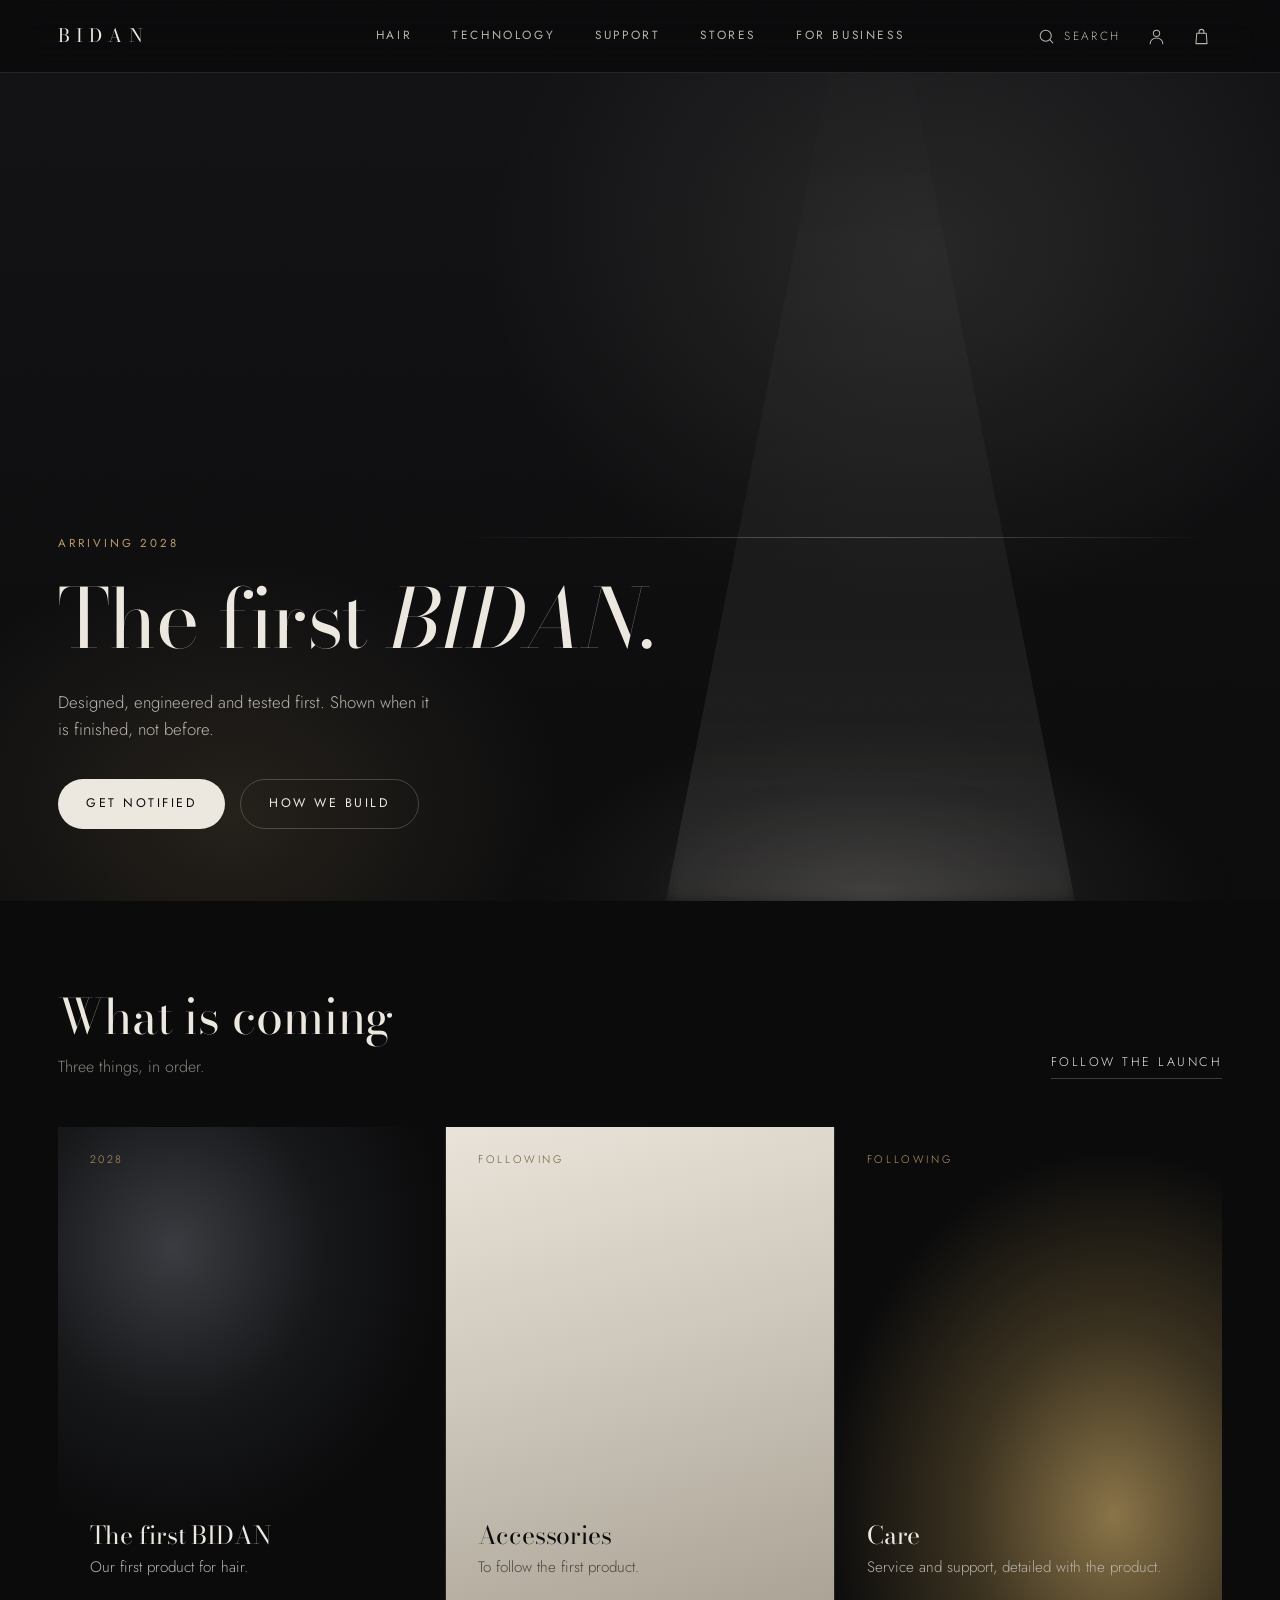
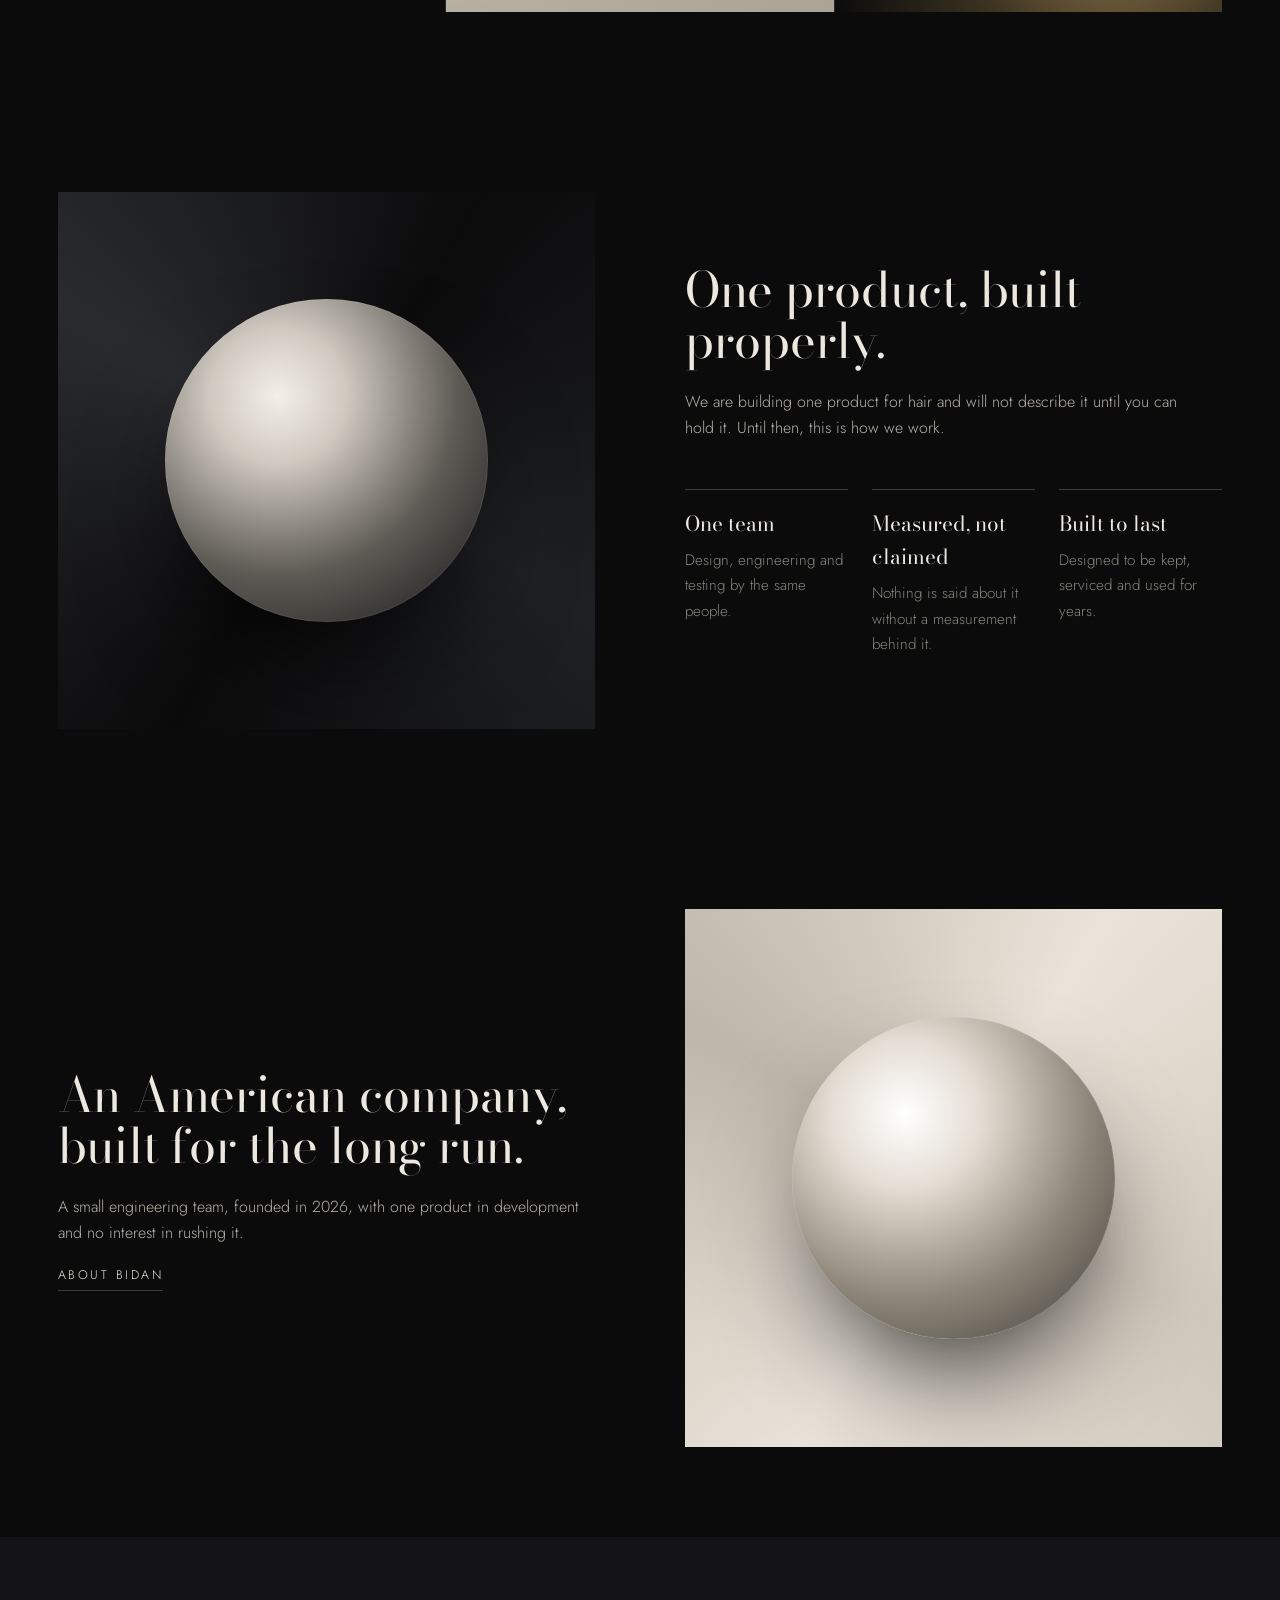
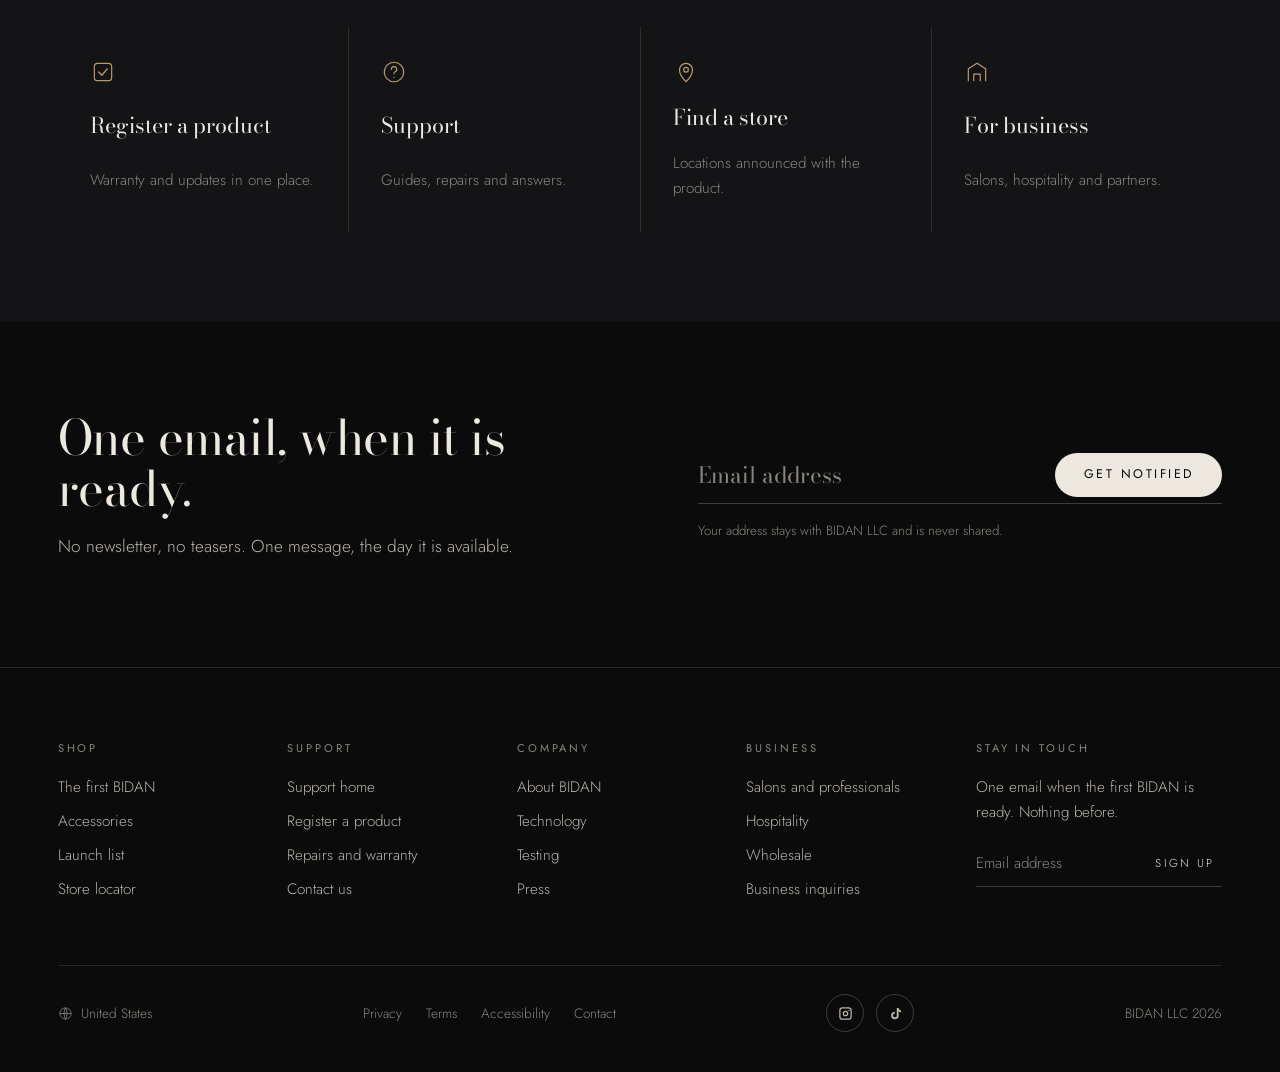
<file: index.html>
<!doctype html><html lang="en"><head><title>BIDAN</title><meta name="description" content="BIDAN is an American hair care hardware company. The first BIDAN arrives in 2028."><meta charset="utf-8"><meta name="viewport" content="width=device-width, initial-scale=1"><link rel="icon" href="data:image/svg+xml,%3Csvg xmlns=%27http://www.w3.org/2000/svg%27 viewBox=%270 0 64 64%27%3E%3Crect width=%2764%27 height=%2764%27 fill=%27%23000%27/%3E%3Ctext x=%2732%27 y=%2743%27 text-anchor=%27middle%27 font-family=%27Helvetica,Arial,sans-serif%27 font-weight=%27700%27 font-size=%2732%27 fill=%27%23fff%27%3EB%3C/text%3E%3C/svg%3E"><link rel="preconnect" href="https://fonts.googleapis.com"><link rel="preconnect" href="https://fonts.gstatic.com" crossorigin><link href="https://fonts.googleapis.com/css2?family=Bodoni+Moda:ital,opsz,wght@0,6..96,400;1,6..96,400&family=Jost:wght@300;400&display=swap" rel="stylesheet"><link rel="stylesheet" href="site.css"></head><body>
<main>
<section class="hero on-dark"><div class="light" aria-hidden="true"></div><div class="sweep" aria-hidden="true"></div><div class="beam" aria-hidden="true"></div><div class="stage" aria-hidden="true"></div>
  <div class="wrap"><span class="caps">Arriving 2028</span><h1>The first <em>BIDAN.</em></h1><p>Designed, engineered and tested first. Shown when it is finished, not before.</p>
  <div class="acts"><a class="btn btn-light" href="#notify">Get notified</a><a class="btn btn-ghost" href="#technology">How we build</a></div></div>
</section>

<section class="sec" id="first"><div class="wrap">
  <div class="sec-head"><div><h2>What is coming</h2><p>Three things, in order.</p></div><a class="link" href="#notify">Follow the launch</a></div>
  <div class="tiles">
    <a class="tile t1" href="#notify"><span class="pill">2028</span><h3>The first BIDAN</h3><span>Our first product for hair.</span></a>
    <a class="tile t2" href="#notify"><span class="pill">Following</span><h3>Accessories</h3><span>To follow the first product.</span></a>
    <a class="tile t3" href="#notify"><span class="pill">Following</span><h3>Care</h3><span>Service and support, detailed with the product.</span></a>
  </div>
</div></section>

<section class="sec dark" id="technology"><div class="wrap">
  <div class="story"><div class="vis" aria-hidden="true"></div><div>
    <h2>One product, built properly.</h2>
    <p>We are building one product for hair and will not describe it until you can hold it. Until then, this is how we work.</p>
    <div class="facts">
      <div class="fact"><strong>One team</strong><span>Design, engineering and testing by the same people.</span></div>
      <div class="fact"><strong>Measured, not claimed</strong><span>Nothing is said about it without a measurement behind it.</span></div>
      <div class="fact"><strong>Built to last</strong><span>Designed to be kept, serviced and used for years.</span></div>
    </div>
  </div></div>
</div></section>

<section class="sec"><div class="wrap">
  <div class="story flip"><div class="vis ivory" aria-hidden="true"></div><div>
    <h2>An American company, built for the long run.</h2>
    <p>A small engineering team, founded in 2026, with one product in development and no interest in rushing it.</p>
    <a class="link" href="about.html">About BIDAN</a>
  </div></div>
</div></section>

<section class="sec grey" aria-label="Owner services"><div class="wrap"><div class="svc">
<a href="support.html#register"><svg viewBox="0 0 24 24"><rect x="4" y="4" width="16" height="16" rx="3"/><path d="m8 12 3 3 5-6"/></svg><strong>Register a product</strong><span>Warranty and updates in one place.</span></a>
<a href="support.html"><svg viewBox="0 0 24 24"><circle cx="12" cy="12" r="9"/><path d="M9.5 9.5a2.5 2.5 0 1 1 3.5 2.3c-.7.3-1 .8-1 1.7M12 17h.01"/></svg><strong>Support</strong><span>Guides, repairs and answers.</span></a>
<a href="stores.html"><svg viewBox="0 0 24 24"><path d="M12 21s-6-5.5-6-11a6 6 0 0 1 12 0c0 5.5-6 11-6 11Z"/><circle cx="12" cy="10" r="2.2"/></svg><strong>Find a store</strong><span>Locations announced with the product.</span></a>
<a href="business.html"><svg viewBox="0 0 24 24"><path d="M4 20V9l8-5 8 5v11"/><path d="M9 20v-6h6v6"/></svg><strong>For business</strong><span>Salons, hospitality and partners.</span></a>
</div></div></section>

<section class="sec" id="notify"><div class="wrap"><div class="notify">
  <div><h2>One email, when it is ready.</h2><p class="lead">No newsletter, no teasers. One message, the day it is available.</p></div>
  <div><form data-mailto="BIDAN launch list"><input type="email" name="email" required placeholder="Email address" aria-label="Email address"><button class="btn btn-primary" type="submit">Get notified</button></form><small>Your address stays with BIDAN LLC and is never shared.</small></div>
</div></div></section>
</main>
<script src="site.js"></script></body></html>
</file>
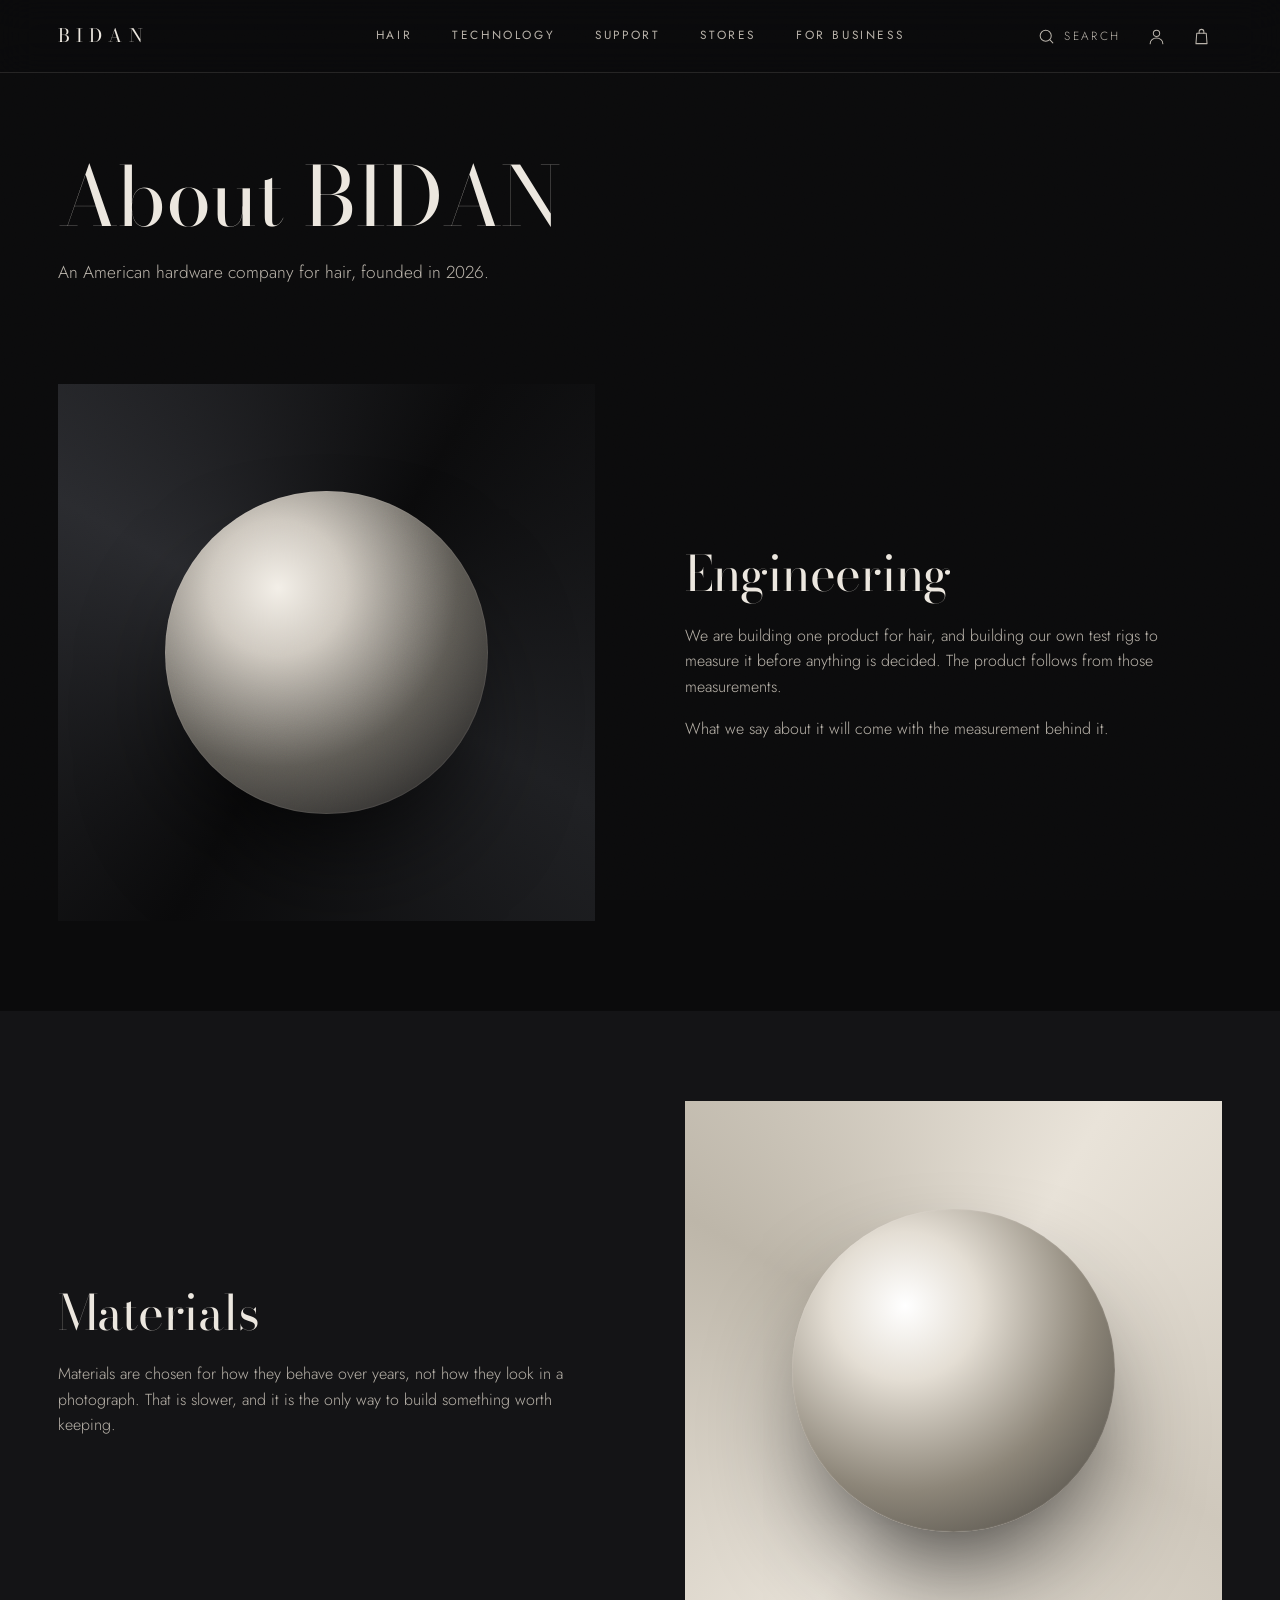
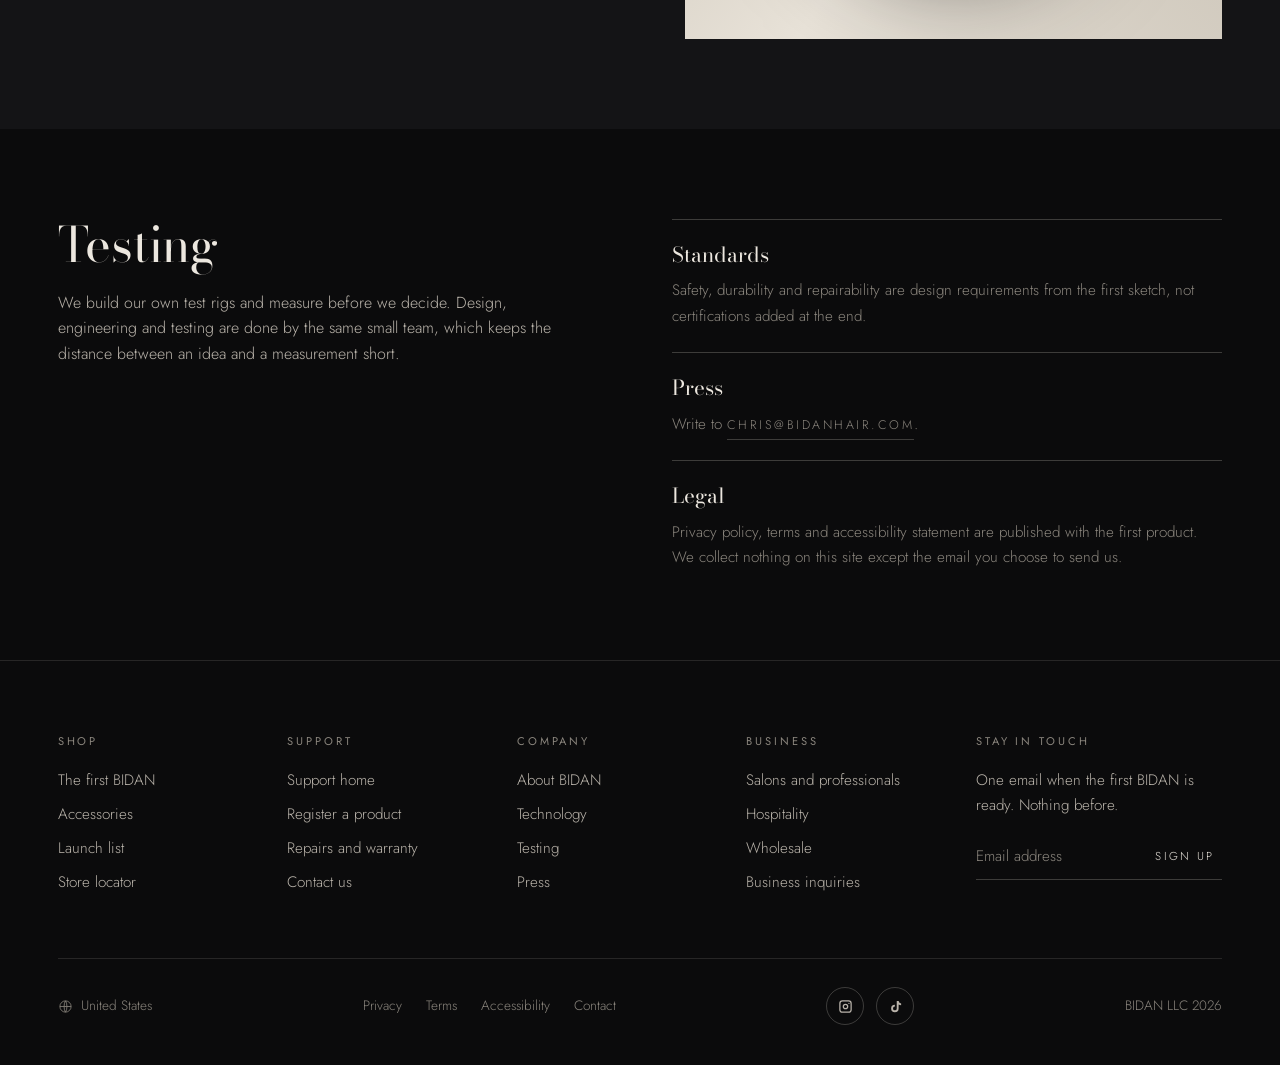
<file: about.html>
<!doctype html><html lang="en"><head><title>About – BIDAN</title><meta name="description" content="BIDAN LLC is an American hair care hardware company, founded in 2026."><meta charset="utf-8"><meta name="viewport" content="width=device-width, initial-scale=1"><link rel="icon" href="data:image/svg+xml,%3Csvg xmlns=%27http://www.w3.org/2000/svg%27 viewBox=%270 0 64 64%27%3E%3Crect width=%2764%27 height=%2764%27 fill=%27%23000%27/%3E%3Ctext x=%2732%27 y=%2743%27 text-anchor=%27middle%27 font-family=%27Helvetica,Arial,sans-serif%27 font-weight=%27700%27 font-size=%2732%27 fill=%27%23fff%27%3EB%3C/text%3E%3C/svg%3E"><link rel="preconnect" href="https://fonts.googleapis.com"><link rel="preconnect" href="https://fonts.gstatic.com" crossorigin><link href="https://fonts.googleapis.com/css2?family=Bodoni+Moda:ital,opsz,wght@0,6..96,400;1,6..96,400&family=Jost:wght@300;400&display=swap" rel="stylesheet"><link rel="stylesheet" href="site.css"></head><body>
<main>
<section class="ph"><div class="wrap"><h1>About BIDAN</h1><p class="lead">An American hardware company for hair, founded in 2026.</p></div></section>
<section class="sec tight" id="engineering"><div class="wrap"><div class="story"><div class="vis" aria-hidden="true"></div><div><h2>Engineering</h2><p>We are building one product for hair, and building our own test rigs to measure it before anything is decided. The product follows from those measurements.</p><p>What we say about it will come with the measurement behind it.</p></div></div></div></section>
<section class="sec grey" id="materials"><div class="wrap"><div class="story flip"><div class="vis ivory" aria-hidden="true"></div><div><h2>Materials</h2><p>Materials are chosen for how they behave over years, not how they look in a photograph. That is slower, and it is the only way to build something worth keeping.</p></div></div></div></section>
<section class="sec" id="testing"><div class="wrap"><div class="grid2"><div><h2>Testing</h2><p>We build our own test rigs and measure before we decide. Design, engineering and testing are done by the same small team, which keeps the distance between an idea and a measurement short.</p></div>
<div class="facts" style="grid-template-columns:1fr;margin-top:0"><div class="fact" id="standards"><strong>Standards</strong><span>Safety, durability and repairability are design requirements from the first sketch, not certifications added at the end.</span></div><div class="fact" id="press"><strong>Press</strong><span>Write to <a class="link" href="mailto:chris@bidanhair.com">chris@bidanhair.com</a>.</span></div><div class="fact" id="legal"><strong>Legal</strong><span>Privacy policy, terms and accessibility statement are published with the first product. We collect nothing on this site except the email you choose to send us.</span></div></div></div></div></section>
</main><script src="site.js"></script></body></html>
</file>
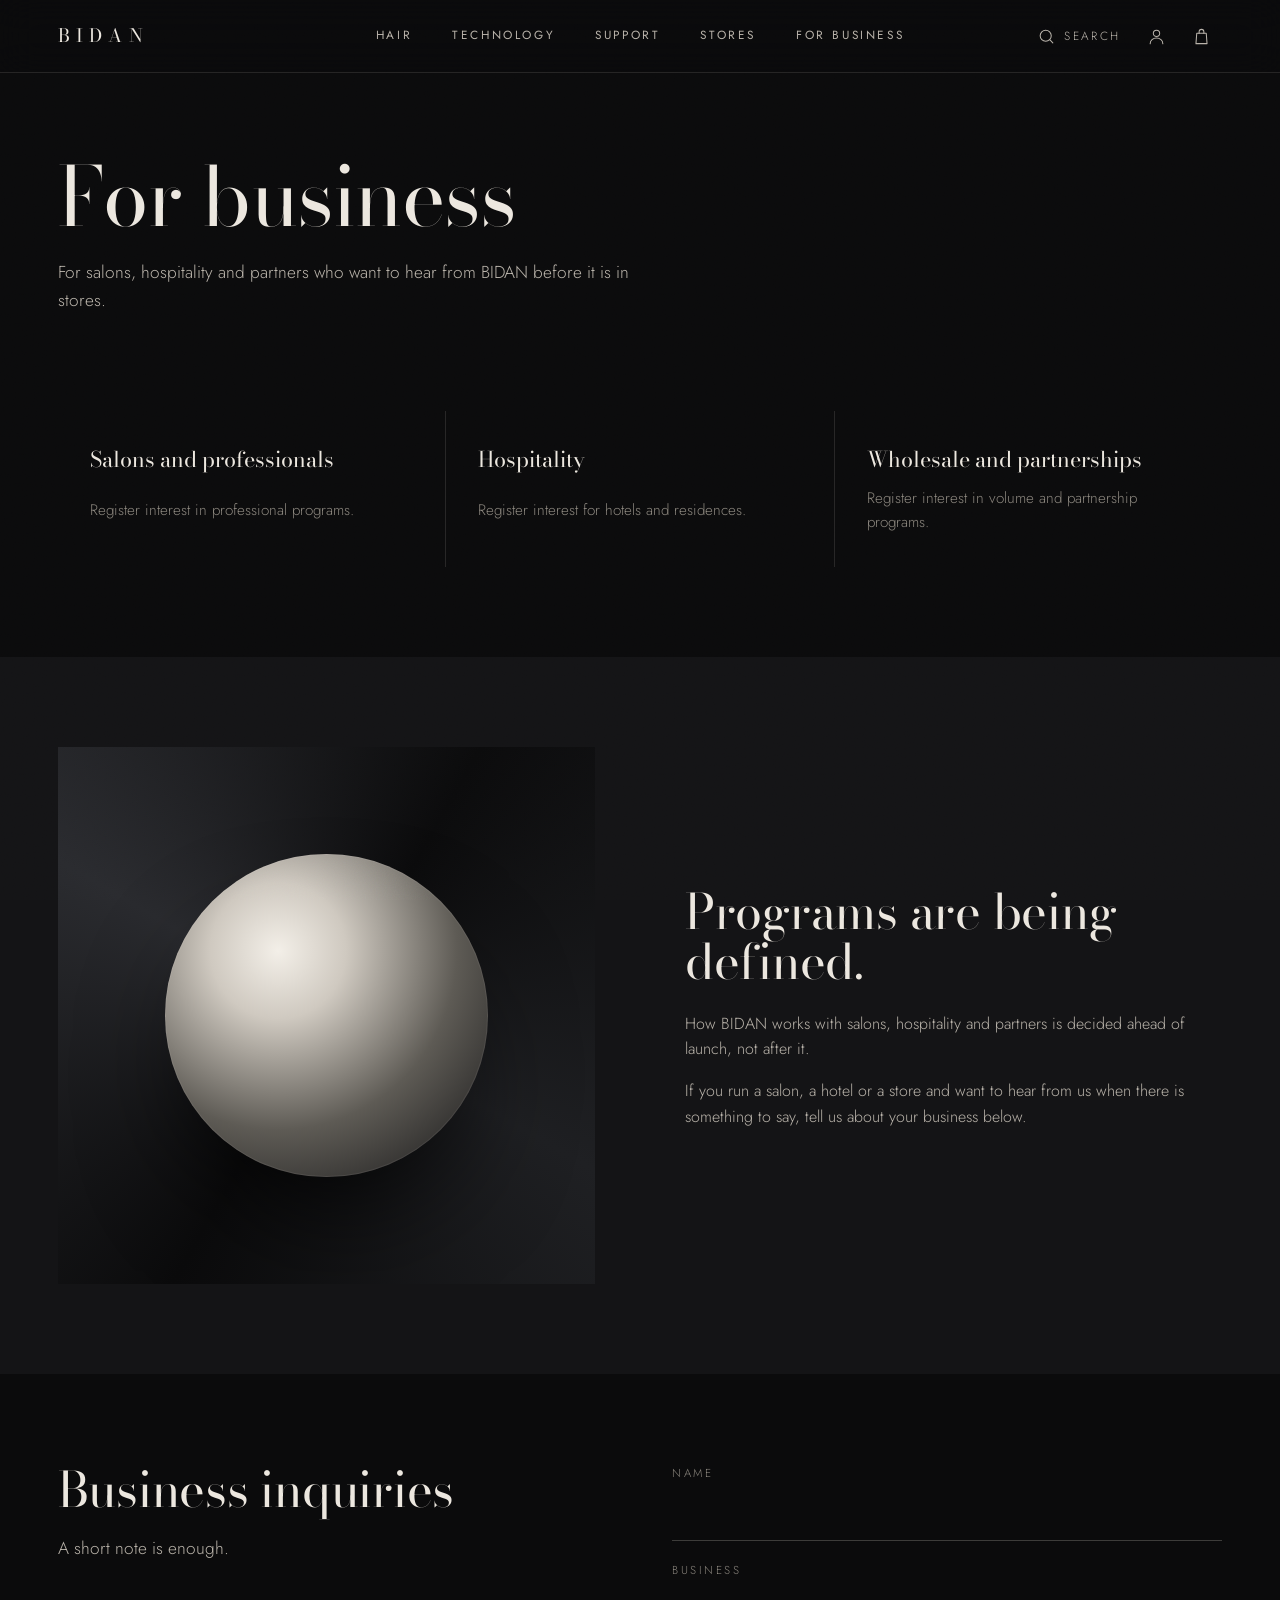
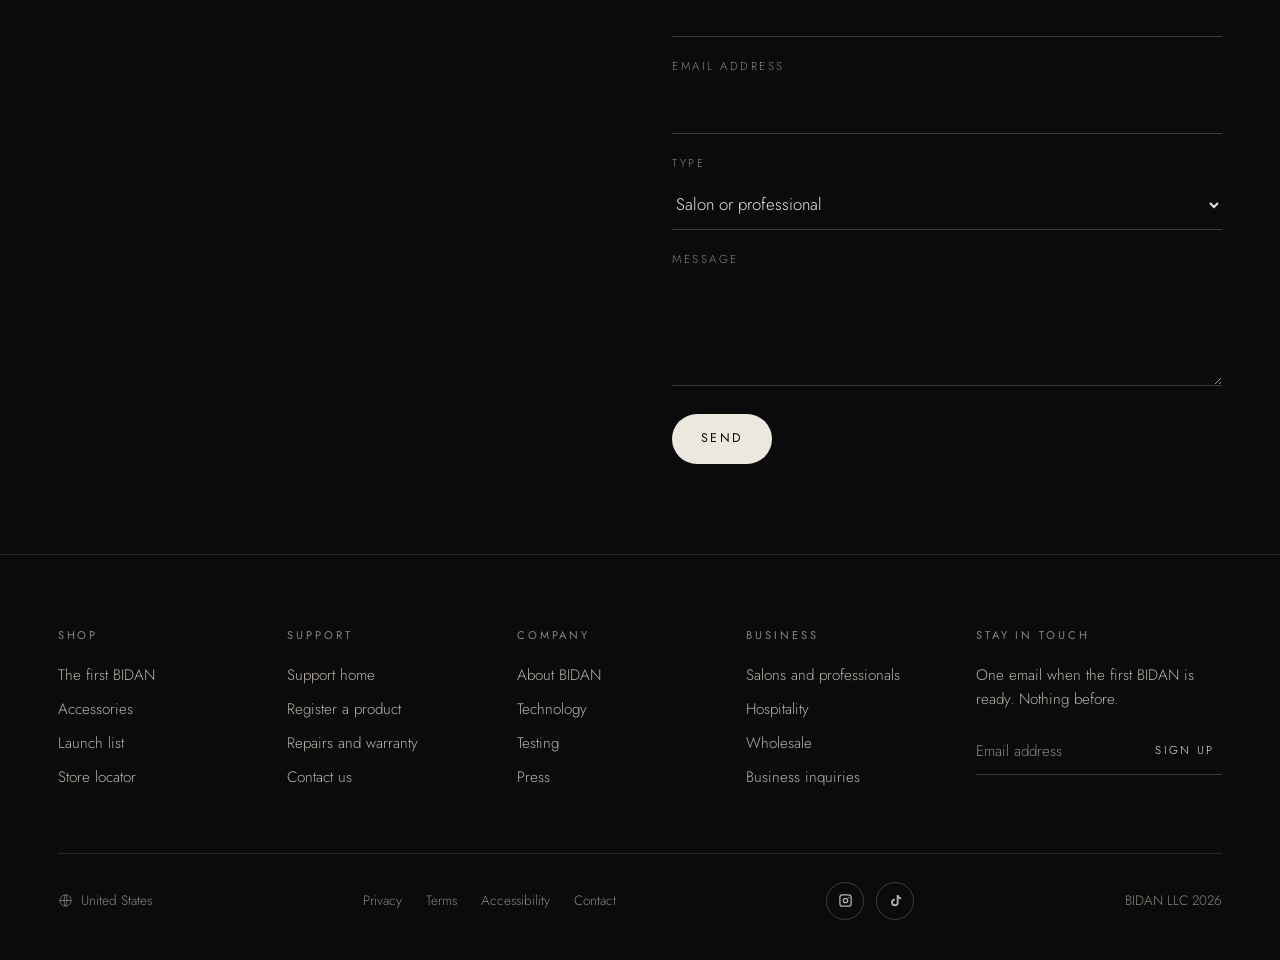
<file: business.html>
<!doctype html><html lang="en"><head><title>For business – BIDAN</title><meta name="description" content="BIDAN for salons, hospitality, wholesale and partners."><meta charset="utf-8"><meta name="viewport" content="width=device-width, initial-scale=1"><link rel="icon" href="data:image/svg+xml,%3Csvg xmlns=%27http://www.w3.org/2000/svg%27 viewBox=%270 0 64 64%27%3E%3Crect width=%2764%27 height=%2764%27 fill=%27%23000%27/%3E%3Ctext x=%2732%27 y=%2743%27 text-anchor=%27middle%27 font-family=%27Helvetica,Arial,sans-serif%27 font-weight=%27700%27 font-size=%2732%27 fill=%27%23fff%27%3EB%3C/text%3E%3C/svg%3E"><link rel="preconnect" href="https://fonts.googleapis.com"><link rel="preconnect" href="https://fonts.gstatic.com" crossorigin><link href="https://fonts.googleapis.com/css2?family=Bodoni+Moda:ital,opsz,wght@0,6..96,400;1,6..96,400&family=Jost:wght@300;400&display=swap" rel="stylesheet"><link rel="stylesheet" href="site.css"></head><body>
<main>
<section class="ph"><div class="wrap"><h1>For business</h1><p class="lead">For salons, hospitality and partners who want to hear from BIDAN before it is in stores.</p></div></section>
<section class="sec tight"><div class="wrap"><div class="topics">
  <a href="#salons" id="salons"><strong>Salons and professionals</strong><span>Register interest in professional programs.</span></a>
  <a href="#hospitality" id="hospitality"><strong>Hospitality</strong><span>Register interest for hotels and residences.</span></a>
  <a href="#wholesale" id="wholesale"><strong>Wholesale and partnerships</strong><span>Register interest in volume and partnership programs.</span></a>
</div></div></section>
<section class="sec grey"><div class="wrap"><div class="story"><div class="vis" aria-hidden="true"></div><div><h2>Programs are being defined.</h2><p>How BIDAN works with salons, hospitality and partners is decided ahead of launch, not after it.</p><p>If you run a salon, a hotel or a store and want to hear from us when there is something to say, tell us about your business below.</p></div></div></div></section>
<section class="sec" id="contact"><div class="wrap"><div class="grid2"><div><h2>Business inquiries</h2><p class="lead">A short note is enough.</p></div>
<form class="form" data-mailto="Business inquiry"><label>Name<input type="text" name="name" required></label><label>Business<input type="text" name="business" required></label><label>Email address<input type="email" name="email" required></label><label>Type<select name="type"><option>Salon or professional</option><option>Hospitality</option><option>Retail</option><option>Wholesale or partnership</option><option>Other</option></select></label><label>Message<textarea name="message"></textarea></label><button class="btn btn-primary" type="submit">Send</button></form></div></div></section>
</main><script src="site.js"></script></body></html>
</file>
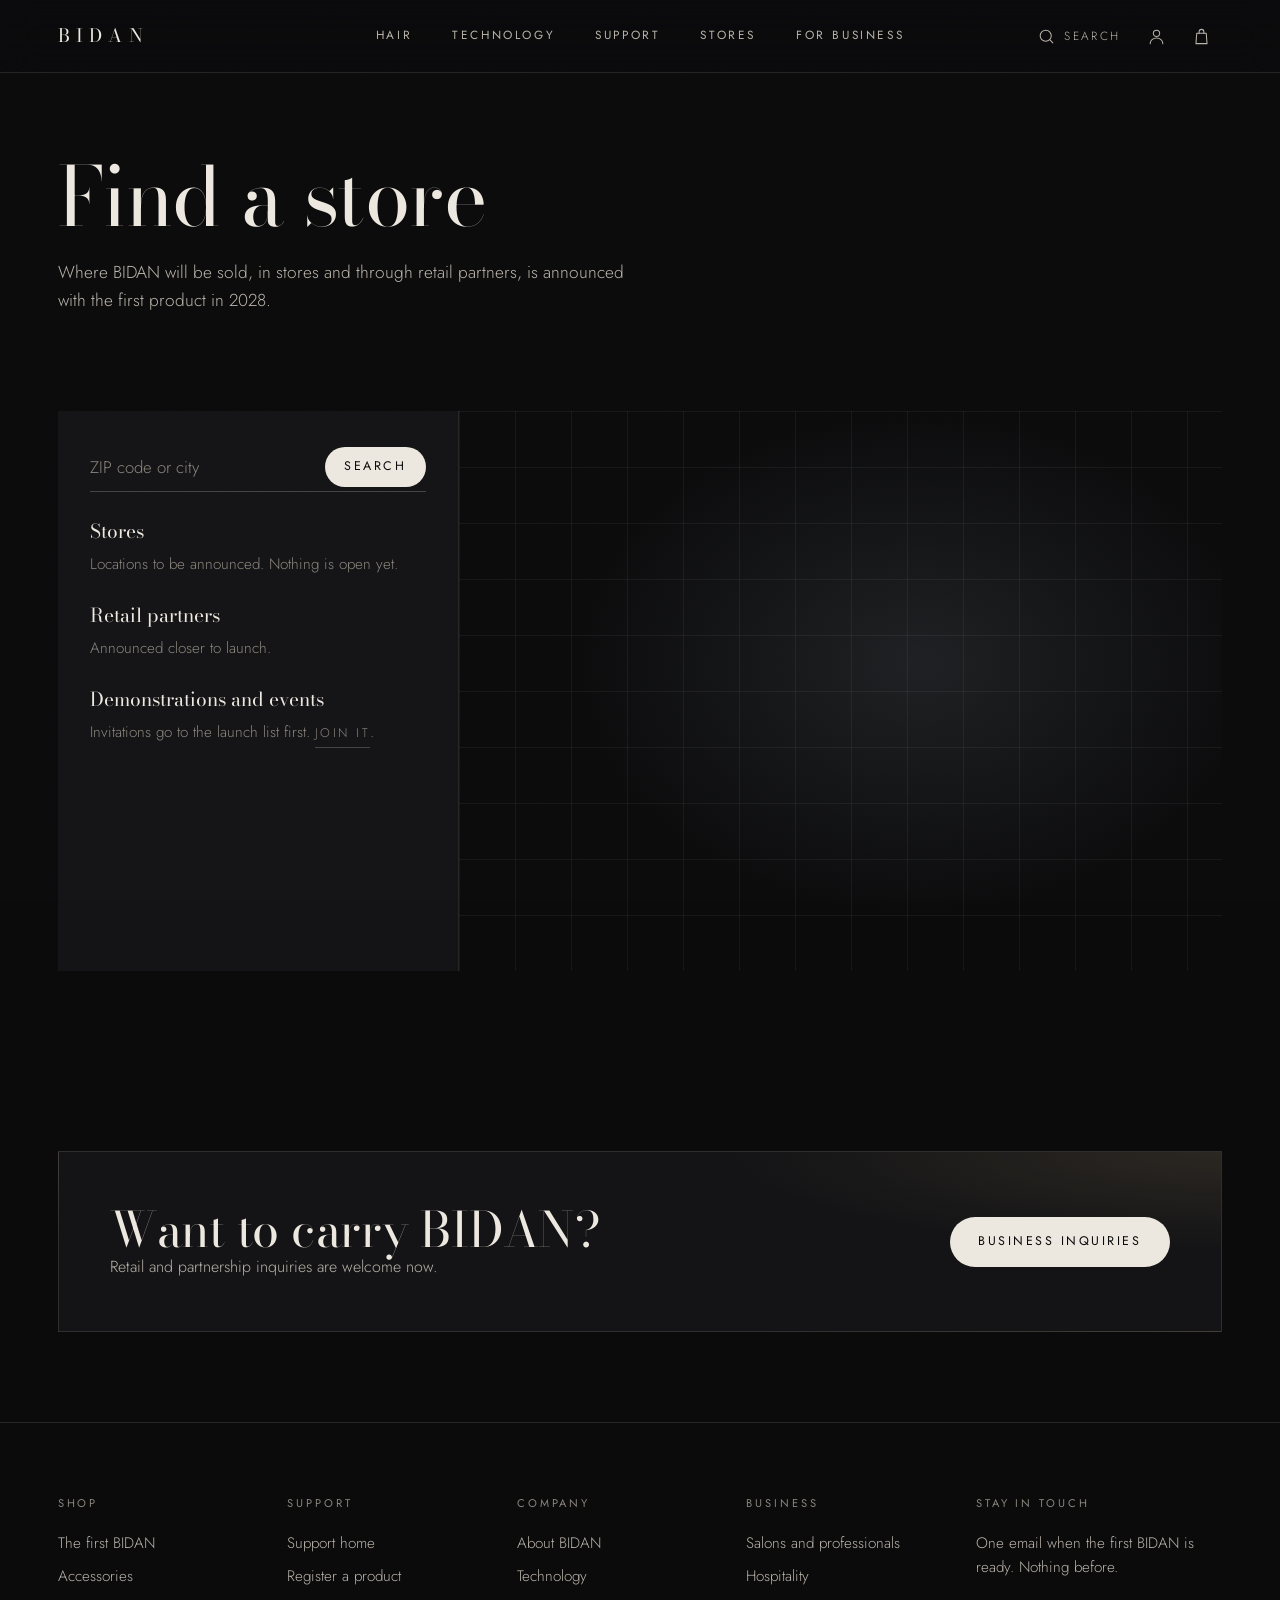
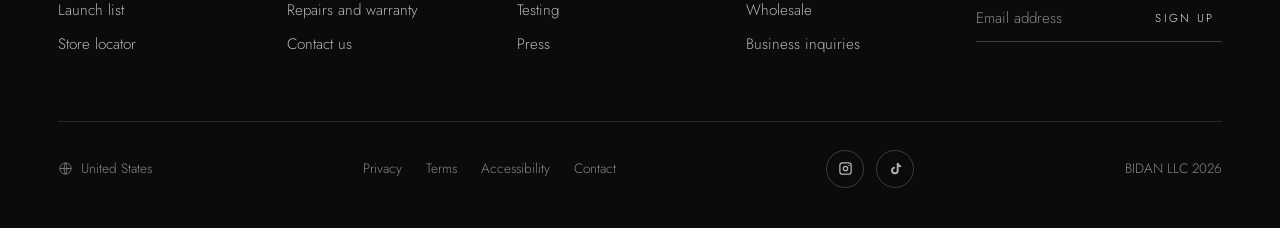
<file: stores.html>
<!doctype html><html lang="en"><head><title>Stores – BIDAN</title><meta name="description" content="Find BIDAN. Stores and retail partners are announced with the first product in 2028."><meta charset="utf-8"><meta name="viewport" content="width=device-width, initial-scale=1"><link rel="icon" href="data:image/svg+xml,%3Csvg xmlns=%27http://www.w3.org/2000/svg%27 viewBox=%270 0 64 64%27%3E%3Crect width=%2764%27 height=%2764%27 fill=%27%23000%27/%3E%3Ctext x=%2732%27 y=%2743%27 text-anchor=%27middle%27 font-family=%27Helvetica,Arial,sans-serif%27 font-weight=%27700%27 font-size=%2732%27 fill=%27%23fff%27%3EB%3C/text%3E%3C/svg%3E"><link rel="preconnect" href="https://fonts.googleapis.com"><link rel="preconnect" href="https://fonts.gstatic.com" crossorigin><link href="https://fonts.googleapis.com/css2?family=Bodoni+Moda:ital,opsz,wght@0,6..96,400;1,6..96,400&family=Jost:wght@300;400&display=swap" rel="stylesheet"><link rel="stylesheet" href="site.css"></head><body>
<main>
<section class="ph"><div class="wrap"><h1>Find a store</h1><p class="lead">Where BIDAN will be sold, in stores and through retail partners, is announced with the first product in 2028.</p></div></section>
<section class="sec tight"><div class="wrap"><div class="locator">
  <div class="list"><form class="row" data-mailto="Store near me"><input type="text" name="zip" inputmode="numeric" placeholder="ZIP code or city" aria-label="ZIP code or city"><button class="btn btn-primary" type="submit">Search</button></form>
  <div class="note"><strong>Stores</strong>Locations to be announced. Nothing is open yet.</div>
  <div class="note" id="partners"><strong>Retail partners</strong>Announced closer to launch.</div>
  <div class="note" id="demo"><strong>Demonstrations and events</strong>Invitations go to the launch list first. <a class="link" href="index.html#notify">Join it</a>.</div></div>
  <div class="map" role="img" aria-label="Empty map, locations to be announced"></div>
</div></div></section>
<section class="sec"><div class="wrap"><div class="band"><div><h2>Want to carry BIDAN?</h2><p>Retail and partnership inquiries are welcome now.</p></div><a class="btn btn-light" href="business.html#contact">Business inquiries</a></div></div></section>
</main><script src="site.js"></script></body></html>
</file>
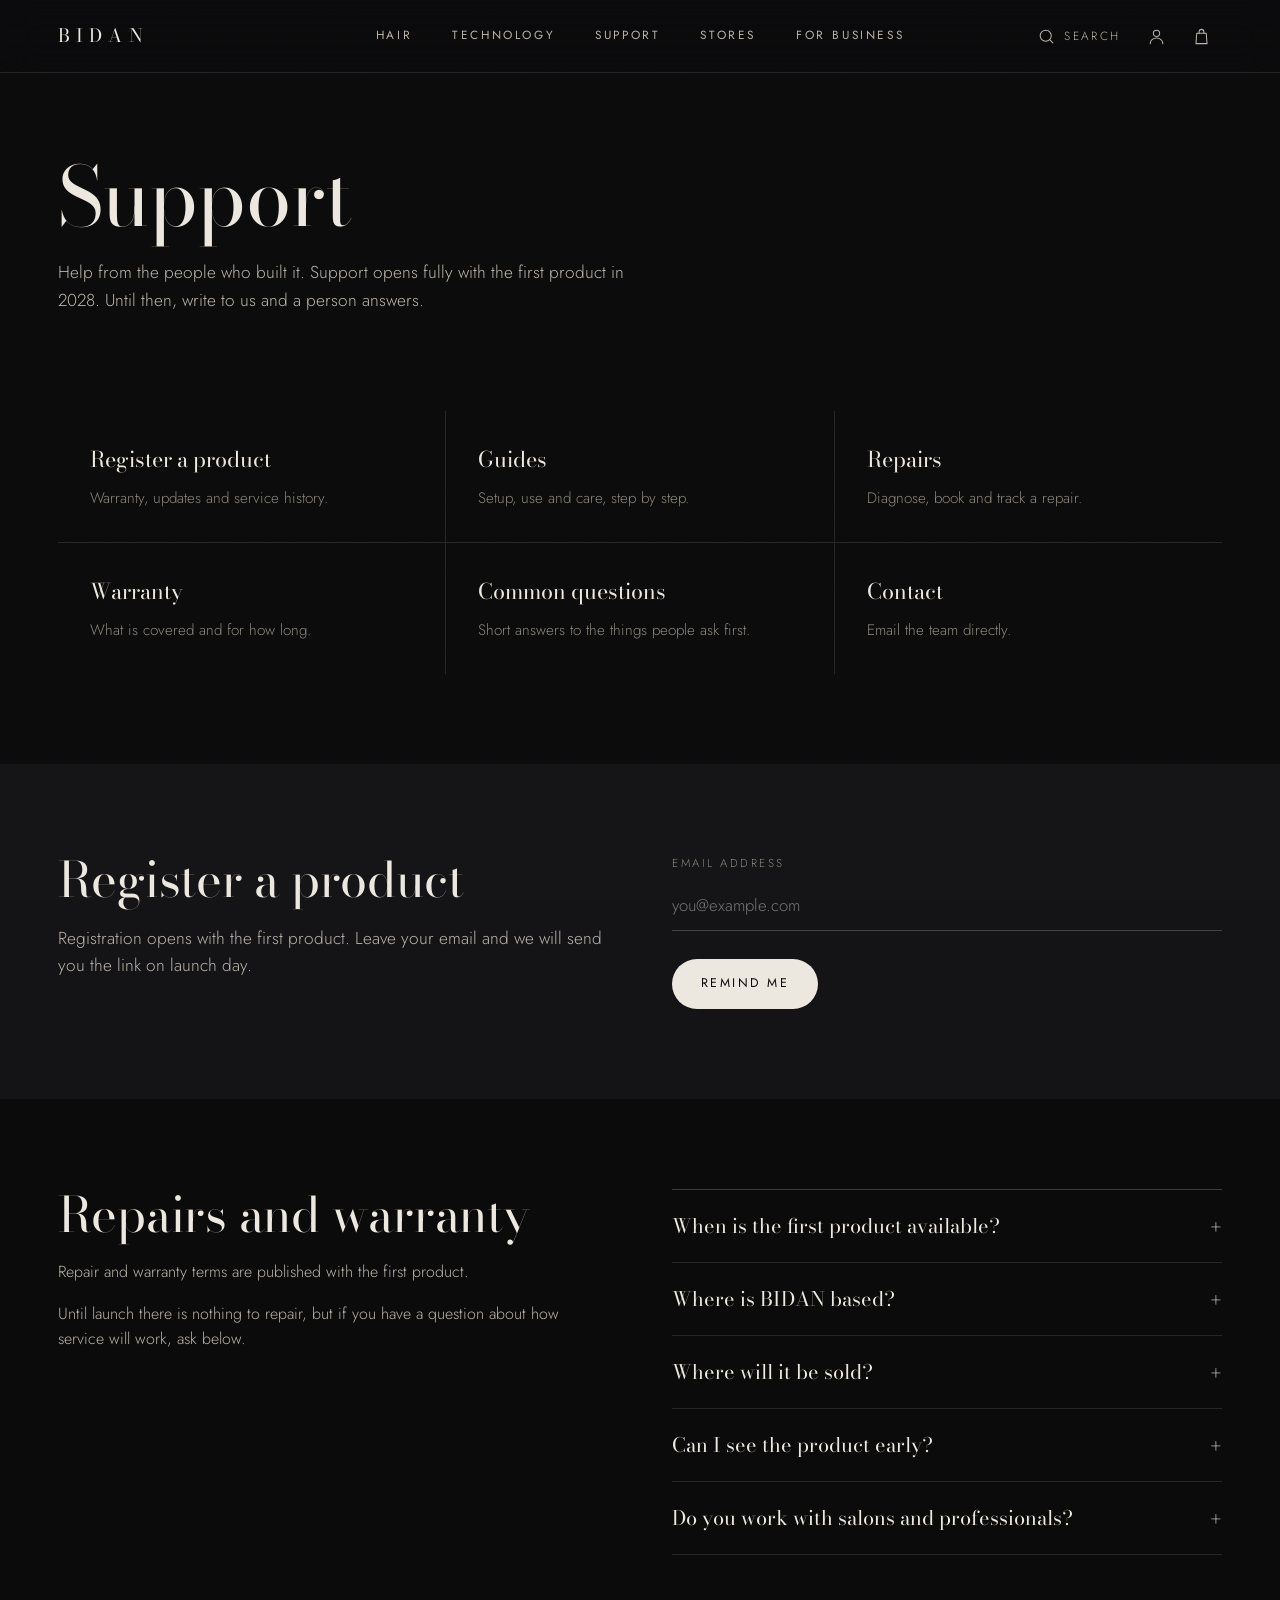
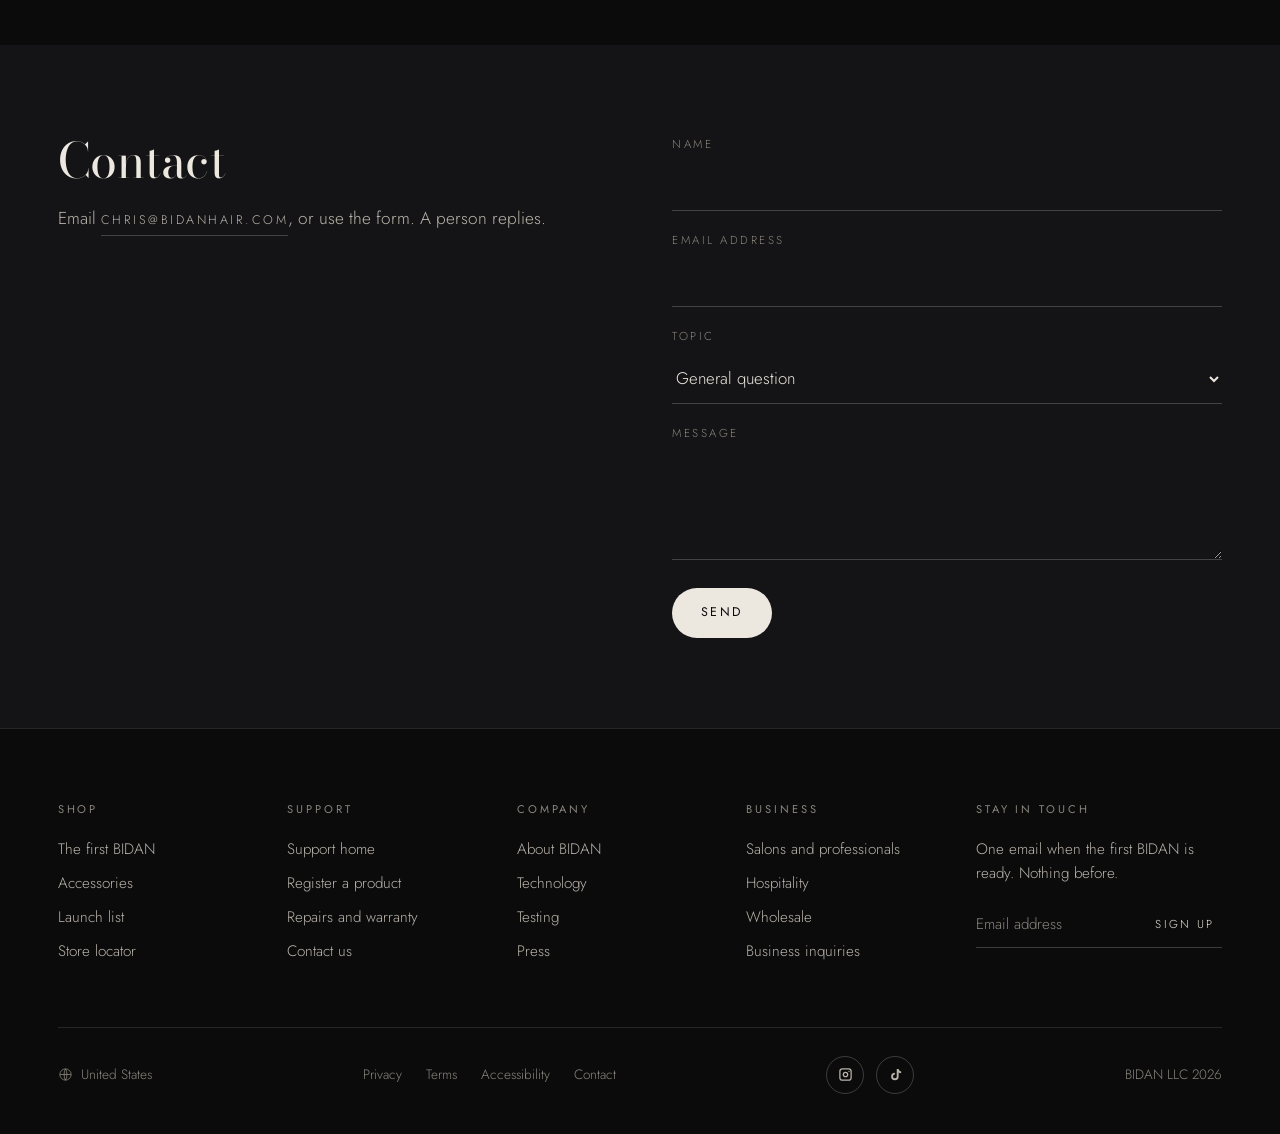
<file: support.html>
<!doctype html><html lang="en"><head><title>Support – BIDAN</title><meta name="description" content="BIDAN support: register a product, guides, repairs, warranty and contact."><meta charset="utf-8"><meta name="viewport" content="width=device-width, initial-scale=1"><link rel="icon" href="data:image/svg+xml,%3Csvg xmlns=%27http://www.w3.org/2000/svg%27 viewBox=%270 0 64 64%27%3E%3Crect width=%2764%27 height=%2764%27 fill=%27%23000%27/%3E%3Ctext x=%2732%27 y=%2743%27 text-anchor=%27middle%27 font-family=%27Helvetica,Arial,sans-serif%27 font-weight=%27700%27 font-size=%2732%27 fill=%27%23fff%27%3EB%3C/text%3E%3C/svg%3E"><link rel="preconnect" href="https://fonts.googleapis.com"><link rel="preconnect" href="https://fonts.gstatic.com" crossorigin><link href="https://fonts.googleapis.com/css2?family=Bodoni+Moda:ital,opsz,wght@0,6..96,400;1,6..96,400&family=Jost:wght@300;400&display=swap" rel="stylesheet"><link rel="stylesheet" href="site.css"></head><body>
<main>
<section class="ph"><div class="wrap"><h1>Support</h1><p class="lead">Help from the people who built it. Support opens fully with the first product in 2028. Until then, write to us and a person answers.</p></div></section>
<section class="sec tight" id="guides"><div class="wrap"><div class="topics">
  <a href="#register"><strong>Register a product</strong><span>Warranty, updates and service history.</span></a>
  <a href="#guides"><strong>Guides</strong><span>Setup, use and care, step by step.</span></a>
  <a href="#repairs"><strong>Repairs</strong><span>Diagnose, book and track a repair.</span></a>
  <a href="#warranty"><strong>Warranty</strong><span>What is covered and for how long.</span></a>
  <a href="#faq"><strong>Common questions</strong><span>Short answers to the things people ask first.</span></a>
  <a href="#contact"><strong>Contact</strong><span>Email the team directly.</span></a>
</div></div></section>
<section class="sec grey" id="register"><div class="wrap"><div class="grid2"><div><h2>Register a product</h2><p class="lead">Registration opens with the first product. Leave your email and we will send you the link on launch day.</p></div>
<form class="form" data-mailto="BIDAN registration reminder"><label>Email address<input type="email" name="email" required placeholder="you@example.com"></label><button class="btn btn-primary" type="submit">Remind me</button></form></div></div></section>
<section class="sec" id="repairs"><div class="wrap"><div class="grid2"><div><h2 id="warranty">Repairs and warranty</h2><p>Repair and warranty terms are published with the first product.</p><p>Until launch there is nothing to repair, but if you have a question about how service will work, ask below.</p></div>
<div class="faq" id="faq">
  <details><summary>When is the first product available?</summary><p>Not before 2028. The date is announced to the launch list first.</p></details>
  <details><summary>Where is BIDAN based?</summary><p>BIDAN LLC is an American company. Our address is published with the first product.</p></details>
  <details><summary>Where will it be sold?</summary><p>To be announced with the product.</p></details>
  <details><summary>Can I see the product early?</summary><p>Not yet. We will show it when it is finished.</p></details>
  <details><summary>Do you work with salons and professionals?</summary><p>Business and professional inquiries are welcome now. See <a class="link" href="business.html">For business</a>.</p></details>
</div></div></div></section>
<section class="sec grey" id="contact"><div class="wrap"><div class="grid2"><div><h2>Contact</h2><p class="lead">Email <a class="link" href="mailto:chris@bidanhair.com">chris@bidanhair.com</a>, or use the form. A person replies.</p></div>
<form class="form" data-mailto="Support request"><label>Name<input type="text" name="name" required></label><label>Email address<input type="email" name="email" required></label><label>Topic<select name="topic"><option>General question</option><option>Product registration</option><option>Repairs and warranty</option><option>Press</option><option>Other</option></select></label><label>Message<textarea name="message" required></textarea></label><button class="btn btn-primary" type="submit">Send</button></form></div></div></section>
</main><script src="site.js"></script></body></html>
</file>
<file: site.css>
:root{
  --black:#0b0b0c; --char:#141416; --char2:#1b1c1f; --line:rgba(236,231,223,.12); --line2:rgba(236,231,223,.22);
  --bone:#ece7df; --bone-dim:#b9b3aa; --mute:#8a857d; --bronze:#b89b6a;
  --serif:"Bodoni Moda","Didot","Bodoni 72",Georgia,serif;
  --sans:"Jost","Instrument Sans",system-ui,-apple-system,"Helvetica Neue",Arial,sans-serif;
  --gutter:clamp(1.25rem,4.5vw,5rem); --max:1520px; --nav-h:72px;
}
*{box-sizing:border-box}
html{-webkit-text-size-adjust:100%;scroll-padding-top:var(--nav-h);background:var(--black)}
body{margin:0;background:var(--black);color:var(--bone);font-family:var(--sans);font-weight:300;font-size:1rem;line-height:1.6;-webkit-font-smoothing:antialiased;position:relative}
body::after{content:"";position:fixed;inset:0;pointer-events:none;z-index:9999;opacity:.055;mix-blend-mode:overlay;background-image:url("data:image/svg+xml;utf8,<svg xmlns='http://www.w3.org/2000/svg' width='160' height='160'><filter id='n'><feTurbulence type='fractalNoise' baseFrequency='.9' numOctaves='2' stitchTiles='stitch'/></filter><rect width='160' height='160' filter='url(%23n)'/></svg>")}
body.locked{overflow:hidden}
a{color:inherit;text-decoration:none}
button{font:inherit;color:inherit;background:none;border:0;padding:0;cursor:pointer}
img,svg{display:block}
:focus-visible{outline:1px solid var(--bronze);outline-offset:4px}
.wrap{max-width:var(--max);margin:0 auto;padding-left:var(--gutter);padding-right:var(--gutter)}
.sr{position:absolute;width:1px;height:1px;overflow:hidden;clip:rect(0 0 0 0);white-space:nowrap}

h1,h2,h3{margin:0;font-family:var(--serif);font-weight:400;letter-spacing:-.005em;line-height:1.04}
h1{font-size:clamp(2.8rem,6.4vw,6.2rem)}
h2{font-size:clamp(2rem,3.8vw,3.6rem)}
h3{font-size:1.55rem}
p{margin:0 0 1rem;max-width:58ch;color:var(--bone-dim)}
.lead{font-size:clamp(1.05rem,1.35vw,1.2rem);color:var(--bone-dim)}
.caps{font-size:.72rem;letter-spacing:.26em;text-transform:uppercase;font-weight:400}

.btn{display:inline-flex;align-items:center;justify-content:center;gap:.6rem;height:50px;padding:0 1.8rem;border-radius:999px;font-size:.78rem;letter-spacing:.2em;text-transform:uppercase;font-weight:400;transition:background .25s,color .25s,border-color .25s}
.btn-primary,.btn-light{background:var(--bone);color:#0b0b0c}.btn-primary:hover,.btn-light:hover{background:#fff}
.btn-ghost{border:1px solid var(--line2);color:var(--bone)}.btn-ghost:hover{border-color:var(--bone)}
.link{font-size:.78rem;letter-spacing:.2em;text-transform:uppercase;border-bottom:1px solid var(--line2);padding-bottom:.35rem;transition:border-color .25s}
.link:hover{border-color:var(--bone)}

/* header */
.hdr{position:sticky;top:0;z-index:50;background:rgba(11,11,12,.72);backdrop-filter:blur(18px) saturate(1.2);-webkit-backdrop-filter:blur(18px) saturate(1.2);border-bottom:1px solid var(--line)}
.hdr .bar{height:var(--nav-h);display:grid;grid-template-columns:1fr auto 1fr;align-items:center;gap:2rem}
.logo{font-family:var(--serif);font-weight:400;letter-spacing:.34em;font-size:1.15rem;color:var(--bone)}
.menu{display:flex;gap:.5rem;justify-self:center;list-style:none;margin:0;padding:0;height:100%}
.menu>li{position:static}
.menu>li>a,.menu>li>button{display:flex;align-items:center;height:var(--nav-h);padding:0 1rem;font-size:.74rem;letter-spacing:.22em;text-transform:uppercase;font-weight:400;color:var(--bone-dim);border-bottom:1px solid transparent;margin-bottom:-1px;transition:color .25s}
.menu>li>button[aria-expanded="true"],.menu>li>a:hover,.menu>li>button:hover{color:var(--bone);border-color:var(--bone)}
.tools{display:flex;gap:.25rem;align-items:center;justify-self:end}
.tools button,.tools a{display:inline-flex;align-items:center;gap:.5rem;height:40px;padding:0 .7rem;border-radius:999px;font-size:.74rem;letter-spacing:.2em;text-transform:uppercase;color:var(--bone-dim);transition:color .25s}
.tools button:hover,.tools a:hover{color:var(--bone)}
.tools svg{width:19px;height:19px;stroke:currentColor;fill:none;stroke-width:1.3;stroke-linecap:round;stroke-linejoin:round}
.tools .burger{display:none}
.panel{position:absolute;left:0;right:0;top:100%;background:rgba(11,11,12,.94);backdrop-filter:blur(18px);-webkit-backdrop-filter:blur(18px);border-bottom:1px solid var(--line);display:none}
.panel.open{display:block}
.panel .cols{display:grid;grid-template-columns:1.4fr 1fr 1fr 1fr;gap:3.5rem;padding:2.75rem 0 3rem}
.panel h4{margin:0 0 1.1rem;font-size:.7rem;letter-spacing:.26em;text-transform:uppercase;font-weight:400;color:var(--mute)}
.panel ul{list-style:none;margin:0;padding:0;display:grid;gap:.7rem}
.panel ul a{font-family:var(--serif);font-size:1.25rem;color:var(--bone-dim);transition:color .25s}.panel ul a:hover{color:var(--bone)}
.panel .feat{display:flex;flex-direction:column;justify-content:flex-end;gap:.5rem;border:1px solid var(--line);padding:1.75rem;min-height:220px;background:
  radial-gradient(90% 70% at 100% 0%,rgba(184,155,106,.18) 0%,transparent 60%),linear-gradient(160deg,#1b1c1f,#0b0b0c)}
.panel .feat strong{font-family:var(--serif);font-weight:400;font-size:1.6rem;color:var(--bone)}
.panel .feat span{color:var(--bone-dim);font-size:.95rem}
.scrim{position:fixed;inset:0;background:rgba(0,0,0,.5);z-index:40;display:none}
.scrim.open{display:block}

/* drawers */
.drawer{position:fixed;top:0;bottom:0;width:min(440px,100%);background:var(--char);color:var(--bone);z-index:60;transform:translateX(100%);transition:transform .35s cubic-bezier(.4,0,.2,1);display:flex;flex-direction:column;border-left:1px solid var(--line)}
.drawer.right{right:0}.drawer.left{left:0;transform:translateX(-100%);border-left:0;border-right:1px solid var(--line)}
.drawer.open{transform:none}
.drawer .top{height:var(--nav-h);display:flex;align-items:center;justify-content:space-between;padding:0 1.5rem;border-bottom:1px solid var(--line)}
.drawer .top strong{font-size:.74rem;letter-spacing:.24em;text-transform:uppercase;font-weight:400;color:var(--bone-dim)}
.drawer .body{padding:1.5rem;overflow:auto;flex:1}
.drawer .x{width:40px;height:40px;border-radius:999px;display:grid;place-items:center;color:var(--bone-dim)}.drawer .x:hover{color:var(--bone)}
.drawer .x svg{width:18px;height:18px;stroke:currentColor;fill:none;stroke-width:1.3;stroke-linecap:round}
.mnav{list-style:none;margin:0;padding:0}
.mnav>li{border-bottom:1px solid var(--line)}
.mnav>li>a,.mnav>li>button{display:flex;width:100%;justify-content:space-between;align-items:center;padding:1.1rem 0;font-family:var(--serif);font-size:1.45rem;text-align:left;color:var(--bone)}
.mnav .sub{display:none;padding:0 0 1rem;list-style:none;margin:0}
.mnav .sub a{display:block;padding:.45rem 0;color:var(--bone-dim)}
.mnav li.open .sub{display:block}
.mnav .chev{width:16px;height:16px;stroke:currentColor;fill:none;stroke-width:1.3;transition:transform .25s;color:var(--mute)}
.mnav li.open .chev{transform:rotate(180deg)}
.empty{display:grid;gap:1.25rem;padding:2rem 0}
.empty strong{font-family:var(--serif);font-weight:400;font-size:1.8rem;color:var(--bone)}
.search{display:flex;gap:.5rem;border-bottom:1px solid var(--line2);padding:.5rem 0}
.search input{flex:1;border:0;font:inherit;font-family:var(--serif);font-size:1.6rem;outline:none;background:none;color:var(--bone)}
.search input::placeholder{color:var(--mute)}
.search button{color:var(--bone-dim)}
.search-hint{color:var(--mute);margin-top:1.25rem;font-size:.95rem}

/* hero */
.hero{position:relative;background:var(--black);color:var(--bone);min-height:calc(100svh - var(--nav-h));display:flex;align-items:flex-end;overflow:hidden;isolation:isolate}
.hero .light{position:absolute;inset:0;z-index:-1;background:
  radial-gradient(55% 70% at 72% 22%,rgba(236,231,223,.10) 0%,rgba(236,231,223,0) 62%),
  radial-gradient(38% 45% at 18% 90%,rgba(184,155,106,.14) 0%,rgba(184,155,106,0) 70%),
  linear-gradient(180deg,#121214 0%,#0b0b0c 100%)}
.hero .sweep{position:absolute;inset:-20%;z-index:-1;background:linear-gradient(100deg,transparent 42%,rgba(236,231,223,.06) 50%,transparent 58%);transform:translateX(-60%);animation:sweep 9s cubic-bezier(.4,0,.2,1) 1.2s 1 forwards}
@keyframes sweep{to{transform:translateX(60%)}}
.hero .stage{position:absolute;left:0;right:0;bottom:0;height:44%;z-index:-1;background:radial-gradient(40% 70% at 68% 100%,rgba(236,231,223,.16) 0%,rgba(236,231,223,.04) 45%,rgba(236,231,223,0) 72%)}
.hero .stage::before{content:"";position:absolute;left:0;right:0;top:0;height:1px;background:linear-gradient(90deg,transparent 35%,rgba(236,231,223,.3) 68%,transparent 95%)}
.hero .beam{position:absolute;left:52%;top:-10%;width:32%;height:110%;z-index:-1;background:linear-gradient(180deg,rgba(236,231,223,0) 0%,rgba(236,231,223,.04) 55%,rgba(236,231,223,.10) 100%);clip-path:polygon(44% 0,56% 0,100% 100%,0 100%);filter:blur(7px)}
.hero .wrap{width:100%;padding-top:7rem;padding-bottom:clamp(3.5rem,8vh,6.5rem)}
.hero .caps{color:var(--bronze);margin-bottom:1.5rem;display:block}
.hero h1{max-width:12ch}
.hero h1 em{font-style:italic;font-weight:400}
.hero p{color:var(--bone-dim);max-width:38ch;margin:1.75rem 0 2.25rem;font-size:1.05rem}
.hero .acts{display:flex;gap:.9rem;flex-wrap:wrap}
@media (prefers-reduced-motion:reduce){.hero .sweep{animation:none;display:none}}

/* sections */
.sec{padding:clamp(4.5rem,10vh,8rem) 0}
.sec.tight{padding-top:clamp(2.5rem,5vh,4rem)}
.sec.grey{background:var(--char)}
.sec.dark{background:var(--black)}
.sec-head{display:flex;justify-content:space-between;align-items:flex-end;gap:2rem;margin-bottom:3rem}
.sec-head p{margin:.75rem 0 0;color:var(--mute)}

.tiles{display:grid;grid-template-columns:repeat(3,1fr);gap:1px;background:var(--line)}
.tile{position:relative;overflow:hidden;aspect-ratio:4/5;display:flex;flex-direction:column;justify-content:flex-end;padding:2rem;color:var(--bone);isolation:isolate;background:var(--black)}
.tile::before{content:"";position:absolute;inset:0;z-index:-1;transition:transform 1.2s cubic-bezier(.2,.6,.2,1)}
.tile:hover::before{transform:scale(1.04)}
.tile.t1::before{background:radial-gradient(70% 60% at 30% 25%,#3b3c41 0%,#17181a 55%,#0b0b0c 100%)}
.tile.t2::before{background:linear-gradient(165deg,#e9e3d9 0%,#cfc8bc 45%,#a9a295 100%)}
.tile.t2{color:#0b0b0c}
.tile.t3::before{background:radial-gradient(75% 75% at 72% 80%,#8a7448 0%,#3b3220 50%,#0b0b0c 100%)}
.tile h3{margin-bottom:.4rem}
.tile span{color:var(--bone-dim);font-size:.95rem}
.tile.t2 span{color:#4a463f}
.tile .pill{position:absolute;top:1.5rem;left:2rem;font-size:.68rem;letter-spacing:.24em;text-transform:uppercase;color:var(--bronze)}
.tile.t2 .pill{color:#6b5a37}

.story{display:grid;grid-template-columns:1fr 1fr;gap:clamp(2.5rem,7vw,7rem);align-items:center}
.story .vis{aspect-ratio:1;position:relative;overflow:hidden;background:
  conic-gradient(from 210deg at 50% 50%,#0b0b0c,#2a2b2f,#0b0b0c,#1f2023,#0b0b0c)}
.story .vis::after{content:"";position:absolute;inset:20%;border-radius:50%;background:radial-gradient(circle at 35% 30%,#f3efe8 0%,#cfc9c0 22%,#5e5b55 58%,#121214 100%);box-shadow:0 60px 120px -40px rgba(0,0,0,.9),inset 0 0 0 1px rgba(236,231,223,.08)}
.story .vis.ivory{background:conic-gradient(from 30deg at 50% 50%,#e9e3d9,#cfc8bc,#e9e3d9,#bdb6a9,#e9e3d9)}
.story .vis.ivory::after{background:radial-gradient(circle at 35% 30%,#fff 0%,#e4ded4 24%,#8d8679 60%,#3c3a36 100%)}
.story.flip .vis{order:2}
.story h2{margin-bottom:1.5rem}
.story p{color:var(--bone-dim)}
.facts{display:grid;grid-template-columns:repeat(3,1fr);gap:1.5rem;margin-top:3rem}
.fact{border-top:1px solid var(--line2);padding-top:1.1rem}
.fact strong{display:block;font-family:var(--serif);font-weight:400;font-size:1.3rem;margin-bottom:.4rem;color:var(--bone)}
.fact span{color:var(--mute);font-size:.95rem}

.svc{display:grid;grid-template-columns:repeat(4,1fr);gap:1px;background:var(--line)}
.svc a{display:grid;gap:1rem;padding:2rem;background:var(--char);transition:background .3s}
.svc a:hover{background:var(--char2)}
.svc svg{width:26px;height:26px;stroke:var(--bronze);fill:none;stroke-width:1.1;stroke-linecap:round;stroke-linejoin:round}
.svc strong{font-family:var(--serif);font-weight:400;font-size:1.35rem;color:var(--bone)}
.svc span{color:var(--mute);font-size:.95rem}

.notify{display:grid;grid-template-columns:1.1fr 1fr;gap:4rem;align-items:center}
.notify form{display:flex;gap:0;max-width:560px;border-bottom:1px solid var(--line2)}
.notify input{flex:1;height:56px;border:0;background:none;padding:0;font:inherit;font-family:var(--serif);font-size:1.4rem;color:var(--bone);min-width:0}
.notify input::placeholder{color:var(--mute)}
.notify .btn{height:44px;align-self:center}
.notify small{display:block;margin-top:1rem;color:var(--mute)}

/* page headers */
.ph{padding:clamp(4rem,9vh,7rem) 0 clamp(2rem,4vh,3rem)}
.ph p{color:var(--bone-dim);margin-top:1.25rem}
.grid2{display:grid;grid-template-columns:1fr 1fr;gap:4rem}
.topics{display:grid;grid-template-columns:repeat(3,1fr);gap:1px;background:var(--line)}
.topics a{padding:2rem;background:var(--black);display:grid;gap:.5rem;transition:background .3s}
.topics a:hover{background:var(--char)}
.topics strong{font-family:var(--serif);font-weight:400;font-size:1.35rem}
.topics span{color:var(--mute);font-size:.95rem}
.faq{border-top:1px solid var(--line2)}
.faq details{border-bottom:1px solid var(--line)}
.faq summary{cursor:pointer;list-style:none;padding:1.25rem 0;font-family:var(--serif);font-size:1.25rem;display:flex;justify-content:space-between;align-items:center;gap:1rem}
.faq summary::-webkit-details-marker{display:none}
.faq summary::after{content:"+";font-weight:300;color:var(--mute);font-family:var(--sans)}
.faq details[open] summary::after{content:"–"}
.faq details p{color:var(--bone-dim);padding-bottom:1.25rem}
.form{display:grid;gap:1.25rem;max-width:560px}
.form label{display:grid;gap:.5rem;font-size:.72rem;letter-spacing:.22em;text-transform:uppercase;color:var(--mute)}
.form input,.form select,.form textarea{height:50px;border:0;border-bottom:1px solid var(--line2);border-radius:0;padding:0;font:inherit;font-size:1.05rem;background:none;color:var(--bone);letter-spacing:0;text-transform:none}
.form select{color-scheme:dark}
.form select option{background:var(--char);color:var(--bone)}
.form textarea{height:auto;min-height:110px;padding:.75rem 0;resize:vertical}
.form input:focus,.form select:focus,.form textarea:focus{border-color:var(--bone);outline:none}
.form .btn{justify-self:start;margin-top:.5rem}
.locator{display:grid;grid-template-columns:400px 1fr;gap:1px;min-height:560px;background:var(--line)}
.locator .list{background:var(--char);padding:2rem;display:flex;flex-direction:column;gap:1.5rem}
.locator .map{background:
  linear-gradient(rgba(236,231,223,.06) 1px,transparent 1px) 0 0/56px 56px,
  linear-gradient(90deg,rgba(236,231,223,.06) 1px,transparent 1px) 0 0/56px 56px,
  radial-gradient(60% 60% at 60% 45%,#1f2023 0%,#0b0b0c 75%);position:relative;overflow:hidden}
.list .row{display:flex;gap:0;border-bottom:1px solid var(--line2)}
.list input{flex:1;height:48px;border:0;background:none;padding:0;font:inherit;font-size:1.05rem;color:var(--bone);min-width:0}
.list input::placeholder{color:var(--mute)}
.list .row .btn{height:40px;align-self:center;padding:0 1.2rem}
.list .note{color:var(--mute);font-size:.95rem}
.list .note strong{color:var(--bone);font-family:var(--serif);font-weight:400;font-size:1.2rem;display:block;margin-bottom:.3rem}
.band{border:1px solid var(--line);padding:clamp(2rem,4vw,3.5rem);display:grid;grid-template-columns:1fr auto;gap:2rem;align-items:center;background:
  radial-gradient(70% 90% at 100% 0%,rgba(184,155,106,.14) 0%,transparent 60%),var(--char)}
.band p{color:var(--bone-dim);margin:0}

/* footer */
.ftr{background:var(--black);border-top:1px solid var(--line);padding:4.5rem 0 2.5rem;font-size:.95rem}
.ftr .cols{display:grid;grid-template-columns:repeat(4,1fr) 1.3fr;gap:2.5rem}
.ftr h4{margin:0 0 1.1rem;font-size:.7rem;letter-spacing:.26em;text-transform:uppercase;font-weight:400;color:var(--mute)}
.ftr ul{list-style:none;margin:0;padding:0;display:grid;gap:.6rem}
.ftr ul a{color:var(--bone-dim);transition:color .25s}.ftr ul a:hover{color:var(--bone)}
.ftr .news p{color:var(--bone-dim);margin:0 0 1rem}
.ftr .news form{display:flex;gap:0;border-bottom:1px solid var(--line2)}
.ftr .news input{flex:1;height:46px;border:0;padding:0;font:inherit;background:none;color:var(--bone);min-width:0}
.ftr .news input::placeholder{color:var(--mute)}
.ftr .news button{height:46px;padding:0 .5rem;font-size:.72rem;letter-spacing:.2em;text-transform:uppercase;color:var(--bone)}
.ftr .base{display:flex;justify-content:space-between;align-items:center;gap:1.5rem;flex-wrap:wrap;margin-top:4rem;padding-top:1.75rem;border-top:1px solid var(--line);color:var(--mute);font-size:.85rem}
.ftr .base ul{display:flex;gap:1.5rem}
.ftr .base ul a{color:var(--mute)}
.ftr .region{display:inline-flex;align-items:center;gap:.5rem}
.ftr .region svg{width:15px;height:15px;stroke:currentColor;fill:none;stroke-width:1.3}
.ftr .social{display:flex;gap:.75rem}
.ftr .social a{width:38px;height:38px;border-radius:50%;border:1px solid var(--line2);display:grid;place-items:center;color:var(--bone-dim);transition:border-color .25s,color .25s}
.ftr .social a:hover{border-color:var(--bone);color:var(--bone)}
.ftr .social svg{width:15px;height:15px;fill:currentColor}

@media (max-width:1024px){
  .panel .cols{grid-template-columns:1fr 1fr 1fr}
  .panel .feat{display:none}
  .tiles,.topics,.svc,.facts{grid-template-columns:repeat(2,1fr)}
  .ftr .cols{grid-template-columns:repeat(2,1fr)}
  .locator{grid-template-columns:1fr}
  .locator .map{min-height:340px}
}
@media (max-width:820px){
  .menu{display:none}.tools .burger{display:inline-flex}
  .hdr .bar{grid-template-columns:auto 1fr}
  .tools .lbl{display:none}
  .hero .beam{left:30%;width:60%}
  .story,.notify,.grid2,.band{grid-template-columns:1fr}
  .story.flip .vis{order:0}
  .tiles,.topics,.svc,.facts{grid-template-columns:1fr}
  .tile{aspect-ratio:16/10}
  .sec-head{flex-direction:column;align-items:flex-start;gap:1rem}
  .ftr .cols{grid-template-columns:1fr}
}

.notify h2,.grid2 h2{margin-bottom:1.25rem}
.sec-head h2{margin-bottom:0}
</file>
